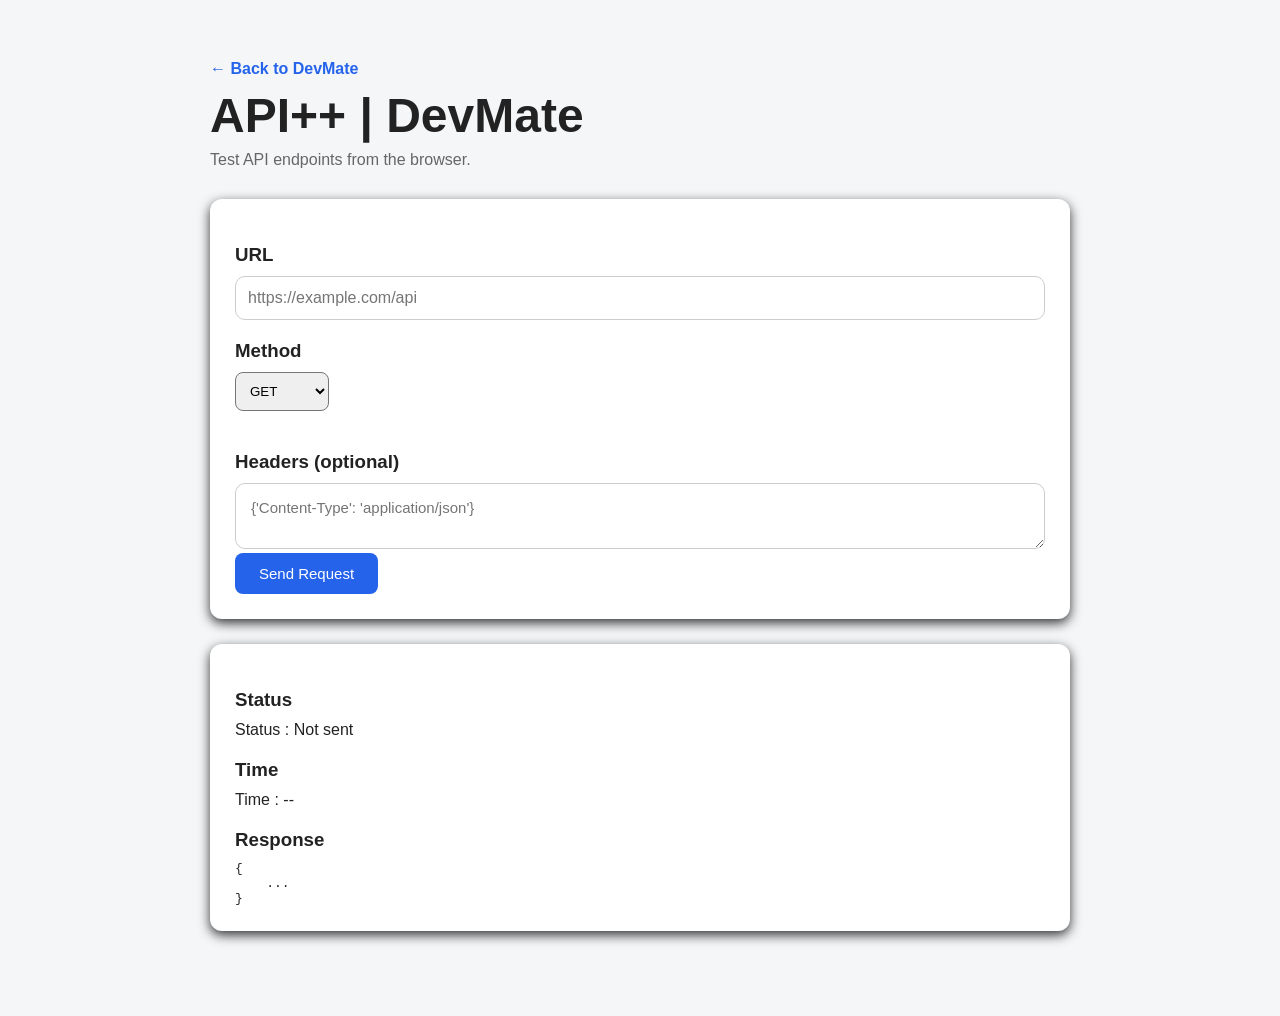
<file: frontend/api.html>
<!DOCTYPE html>
<html lang="en">
<head>
    <meta charset="UTF-8">
    <meta name="viewport" content="width=device-width, initial-scale=1.0">
    <title>API++</title>
    <link rel="stylesheet" href="styles.css">
</head>
<body>
    <main class="container">
        <header>
            <a href="index.html">← Back to DevMate</a>
            <h1>API++ | DevMate</h1>
            <p>Test API endpoints from the browser.</p>
        </header>

        <section class="input-section">
            <h3>URL</h3>
            <input type="text" id="apiUrl" placeholder="https://example.com/api">

            <h3>Method</h3>
            <select id="methodSelect">
                <option value="GET">GET</option>
                <option value="POST">POST</option>
                <option value="PUT">PUT</option>
                <option value="DELETE">DELETE</option>
            </select>

            <h3>Headers (optional)</h3>
            <textarea id="headersInput" placeholder="{'Content-Type': 'application/json'}"></textarea>

            <div id="bodySection">
                <h3>Body (optional)</h3>
                <textarea id="bodyInput" placeholder="{\n  \"key\": \"value\"\n}"></textarea>
            </div>

            <button id="sendBtn" onclick="sendRequest()">Send Request</button>
        </section>

        <section class="output-section">
            <h3>Status</h3>
            <p id="statusText">Status : Not sent</p>

            <h3>Time</h3>
            <p id="timeText">Time : --</p>

            <h3>Response</h3>
            <pre id="responseBox" style="word-wrap: break-word; white-space: pre-wrap; overflow-wrap: break-word;">{
    ...
}</pre>
        </section>
    </main>

    <script src="api.js"></script>
</body>
</html>
</file>
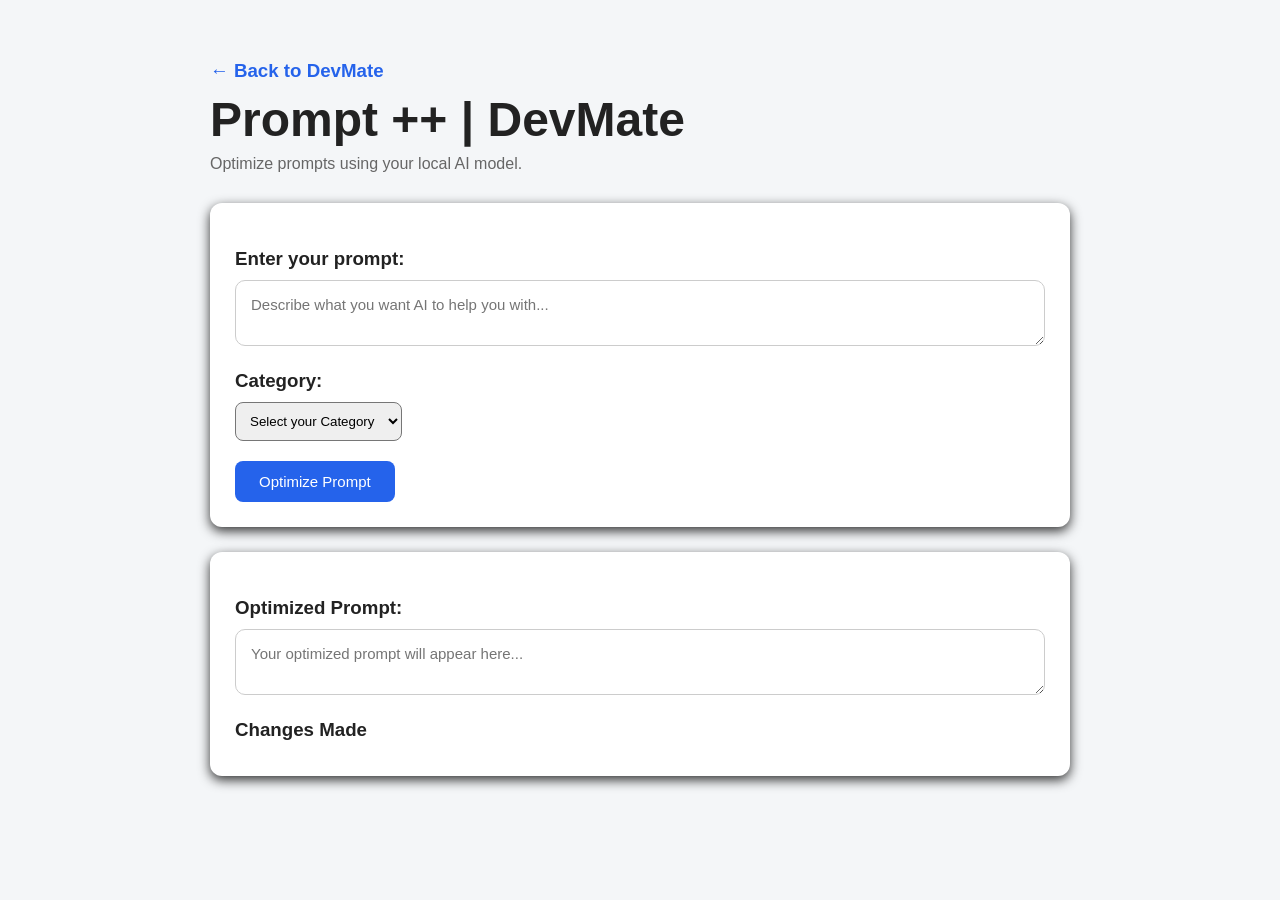
<file: frontend/prompt.html>
<!DOCTYPE html>
<html lang="en">
<head>
    <meta charset="UTF-8">
    <meta name="viewport" content="width=device-width, initial-scale=1.0">
    <title>Prompt ++</title>
    <link rel="stylesheet" href="styles.css">
</head>
<body>
    <main class="container">
        <header>
            <a href="index.html"><h3>← Back to DevMate</h3></a>
            <h1>Prompt ++ | DevMate</h1>
            <p>
                Optimize prompts using your local AI model.
            </p>
        </header>
        <section class="input-section">
            <h3>Enter your prompt: </h3>
            <textarea id="userPrompt" placeholder="Describe what you want AI to help you with..."></textarea>
            <div>
                <h3>Category: </h3>
                <select id="category">
                    <option selected>Select your Category</option>
                    <option>General</option>
                    <option>Coding</option>
                    <option>Writing</option>
                    <option>Research</option>
                    <option>Image Generation</option>
                    <option>Resume & Career</option>
                    <option>Marketing</option>
                    <option>Email</option>
                    <option>Social Media</option>
                    <option>Business</option>
                </select>
            </div>
            <div>
                <button onclick="optimizePrompt()" id="optimizeBtn">Optimize Prompt</button>
            </div>
        </section>
        <section class="output-section">
            <h3>Optimized Prompt: </h3>
            <textarea id="optimizedPrompt" placeholder="Your optimized prompt will appear here..." readonly></textarea>
            <div></div>
            <h3>Changes Made</h3>
            <div id="changes"></div>
        </section>
    </main>
    <script src="prompt.js"></script>
</body>
</html>
</file>
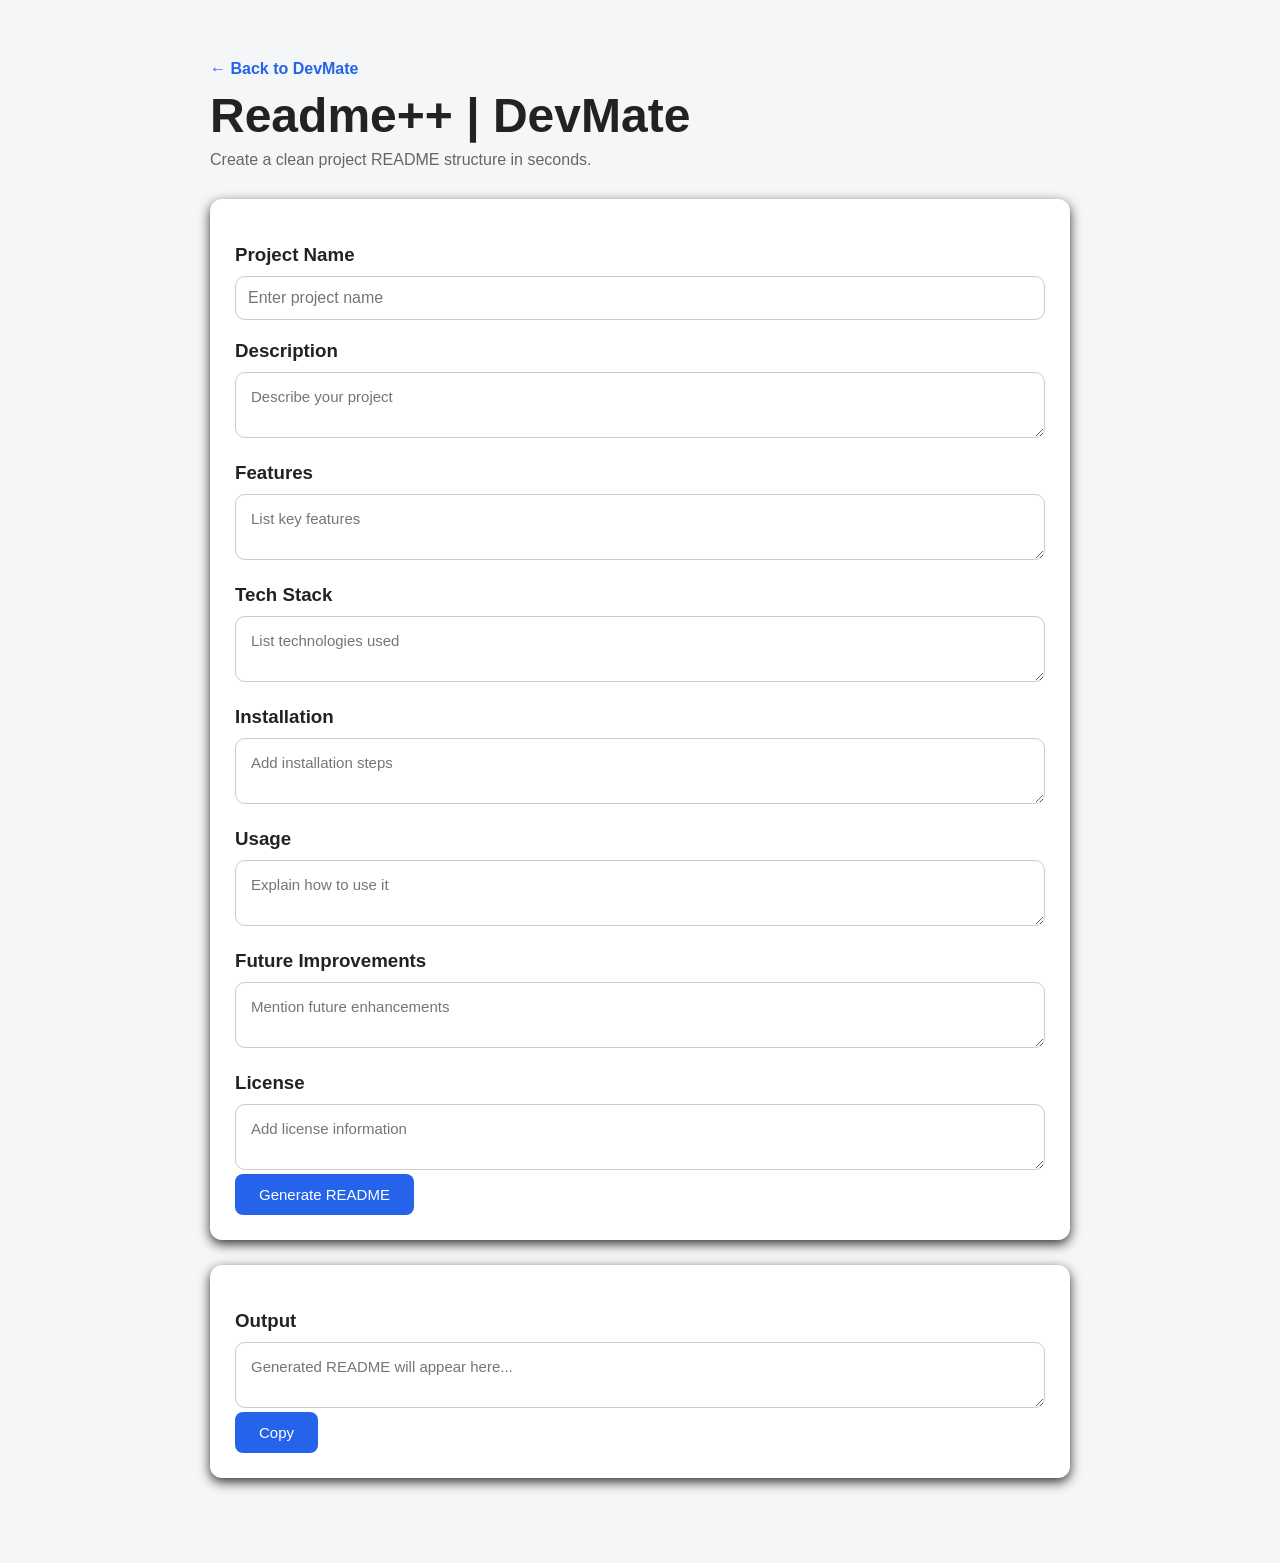
<file: frontend/readme.html>
<!DOCTYPE html>
<html lang="en">
<head>
    <meta charset="UTF-8">
    <meta name="viewport" content="width=device-width, initial-scale=1.0">
    <title>Readme++</title>
    <link rel="stylesheet" href="styles.css">
</head>
<body>
    <main class="container">
        <header>
            <a href="index.html">← Back to DevMate</a>
            <h1>Readme++ | DevMate</h1>
            <p>Create a clean project README structure in seconds.</p>
        </header>

        <section class="input-section">
            <h3>Project Name</h3>
            <input type="text" id="projectName" placeholder="Enter project name">

            <h3>Description</h3>
            <textarea id="description" placeholder="Describe your project"></textarea>

            <h3>Features</h3>
            <textarea id="features" placeholder="List key features"></textarea>

            <h3>Tech Stack</h3>
            <textarea id="techStack" placeholder="List technologies used"></textarea>

            <h3>Installation</h3>
            <textarea id="installation" placeholder="Add installation steps"></textarea>

            <h3>Usage</h3>
            <textarea id="usage" placeholder="Explain how to use it"></textarea>

            <h3>Future Improvements</h3>
            <textarea id="futureImprovements" placeholder="Mention future enhancements"></textarea>

            <h3>License</h3>
            <textarea id="license" placeholder="Add license information"></textarea>

            <button id="generateBtn">Generate README</button>
        </section>

        <section class="output-section">
            <h3>Output</h3>
            <textarea id="output" readonly placeholder="Generated README will appear here..."></textarea>
            <button id="copyBtn">Copy</button>
        </section>
    </main>
    <script src="readme.js"></script>
</body>
</html>
</file>
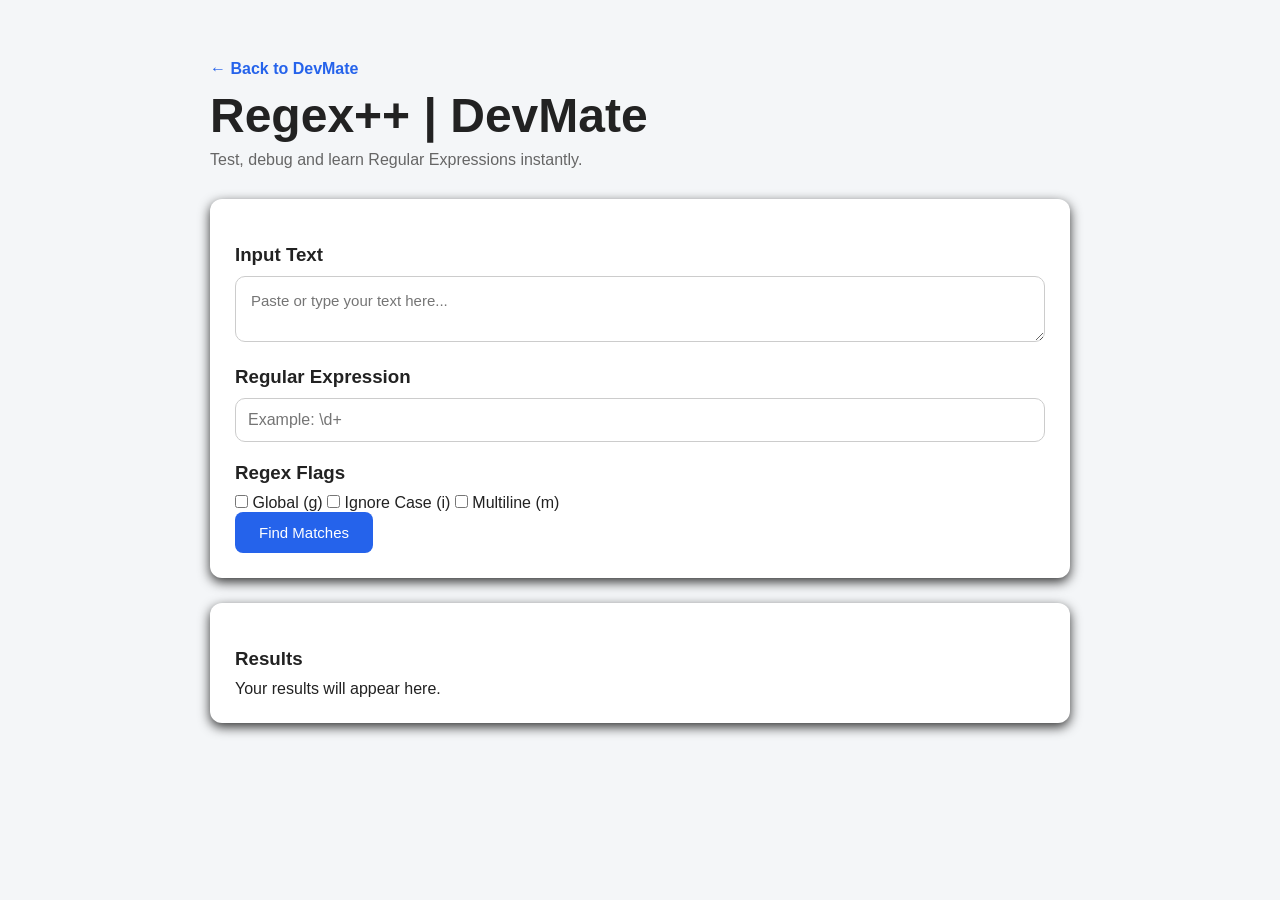
<file: frontend/regex.html>
<!DOCTYPE html>
<html lang="en">
<head>
    <meta charset="UTF-8">
    <meta name="viewport" content="width=device-width, initial-scale=1.0">
    <title>Regex++</title>
    <link rel="stylesheet" href="styles.css">
</head>
<body>
    <main class="container">
        <header>
            <a href="index.html">
                ← Back to DevMate
            </a>
            <h1>Regex++ | DevMate</h1>
            <p>
                Test, debug and learn Regular Expressions instantly.
            </p>
        </header>
        <section class="input-section">
            <h3>Input Text</h3>
            <textarea id="inputText" placeholder="Paste or type your text here..."></textarea>
            <h3>Regular Expression</h3>
            <input type="text" id="regexPattern" placeholder="Example: \d+">
            <h3>Regex Flags</h3>
            <div class="flags">
                <label>
                    <input type="checkbox" id="flagGlobal">
                    Global (g)
                </label>
                <label>
                    <input type="checkbox" id="flagIgnoreCase">
                    Ignore Case (i)
                </label>
                <label>
                    <input type="checkbox" id="flagMultiLine">
                    Multiline (m)
                </label>
            </div>
            <button id="matchBtn" onclick="findMatches()">
                Find Matches
            </button>
        </section>
        <section class="output-section">
            <h3>Results</h3>
            <div id="results">
                <p>
                    Your results will appear here.
                </p>
            </div>
        </section>
    </main>
    <script src="regex.js"></script>
</body>
</html>
</file>
<file: frontend/styles.css>
/*=================================
    RESET
=================================*/
*{
    margin: 0;
    padding: 0;
    box-sizing: border-box;
}

/*=================================
    BODY
=================================*/
body{
    font-family: Arial, Helvetica, sans-serif;
    background: #f4f6f8;
    color: #222;
}

/*=================================
    CONTAINER
=================================*/
.container{
    max-width: 900px;
    margin: 40px auto;
    padding: 20px;
}

/*=================================
    HEADER
=================================*/
header{
    margin-bottom: 30px;
}

header a,
section a{
    text-decoration: none;
    color: #2563eb;
    font-weight: bold;
}

header a:hover{
    text-decoration: underline;
}

header h1{
    font-size: 3rem;
    margin-top: 10px;
}

header p{
    color: #666;
    margin-top: 8px;
}

/*=================================
    SECTIONS
=================================*/
.input-section,
.output-section{
    background: white;
    padding: 25px;
    border-radius: 12px;
    margin-bottom:25px;
    box-shadow: 0 4px 12px rgba(0, 0, 0, 0.8);
}

.input-section h3,
.output-section h3{
    margin-bottom: 10px;
    margin-top: 20px;
}

/*=================================
    TEXTAREAS
=================================*/
textarea{
    width: 100%;
    resize: vertical;
    padding: 15px;
    border: 1px solid #ccc;
    border-radius: 10px;
    font-size: 15px;
    font-family: inherit;
}

/*=================================
    SELECT
=================================*/
select{
    padding: 10px;
    border-radius: 8px;
    margin-bottom: 20px;
}

/*=================================
    BUTTONS
=================================*/
button{
    background: #2563eb;
    color: white;
    padding: 12px 24px;
    border: none;
    border-radius: 8px;
    cursor: pointer;
    font-size: 15px;
    transition: 0.2s;   
}

button:hover{
    background: #1d4ed8;
}

input[type="text"]{
    width: 100%;
    padding: 12px;
    font-size: 16px;
    border: 1px solid #ccc;
    border-radius: 10px;
}
</file>
